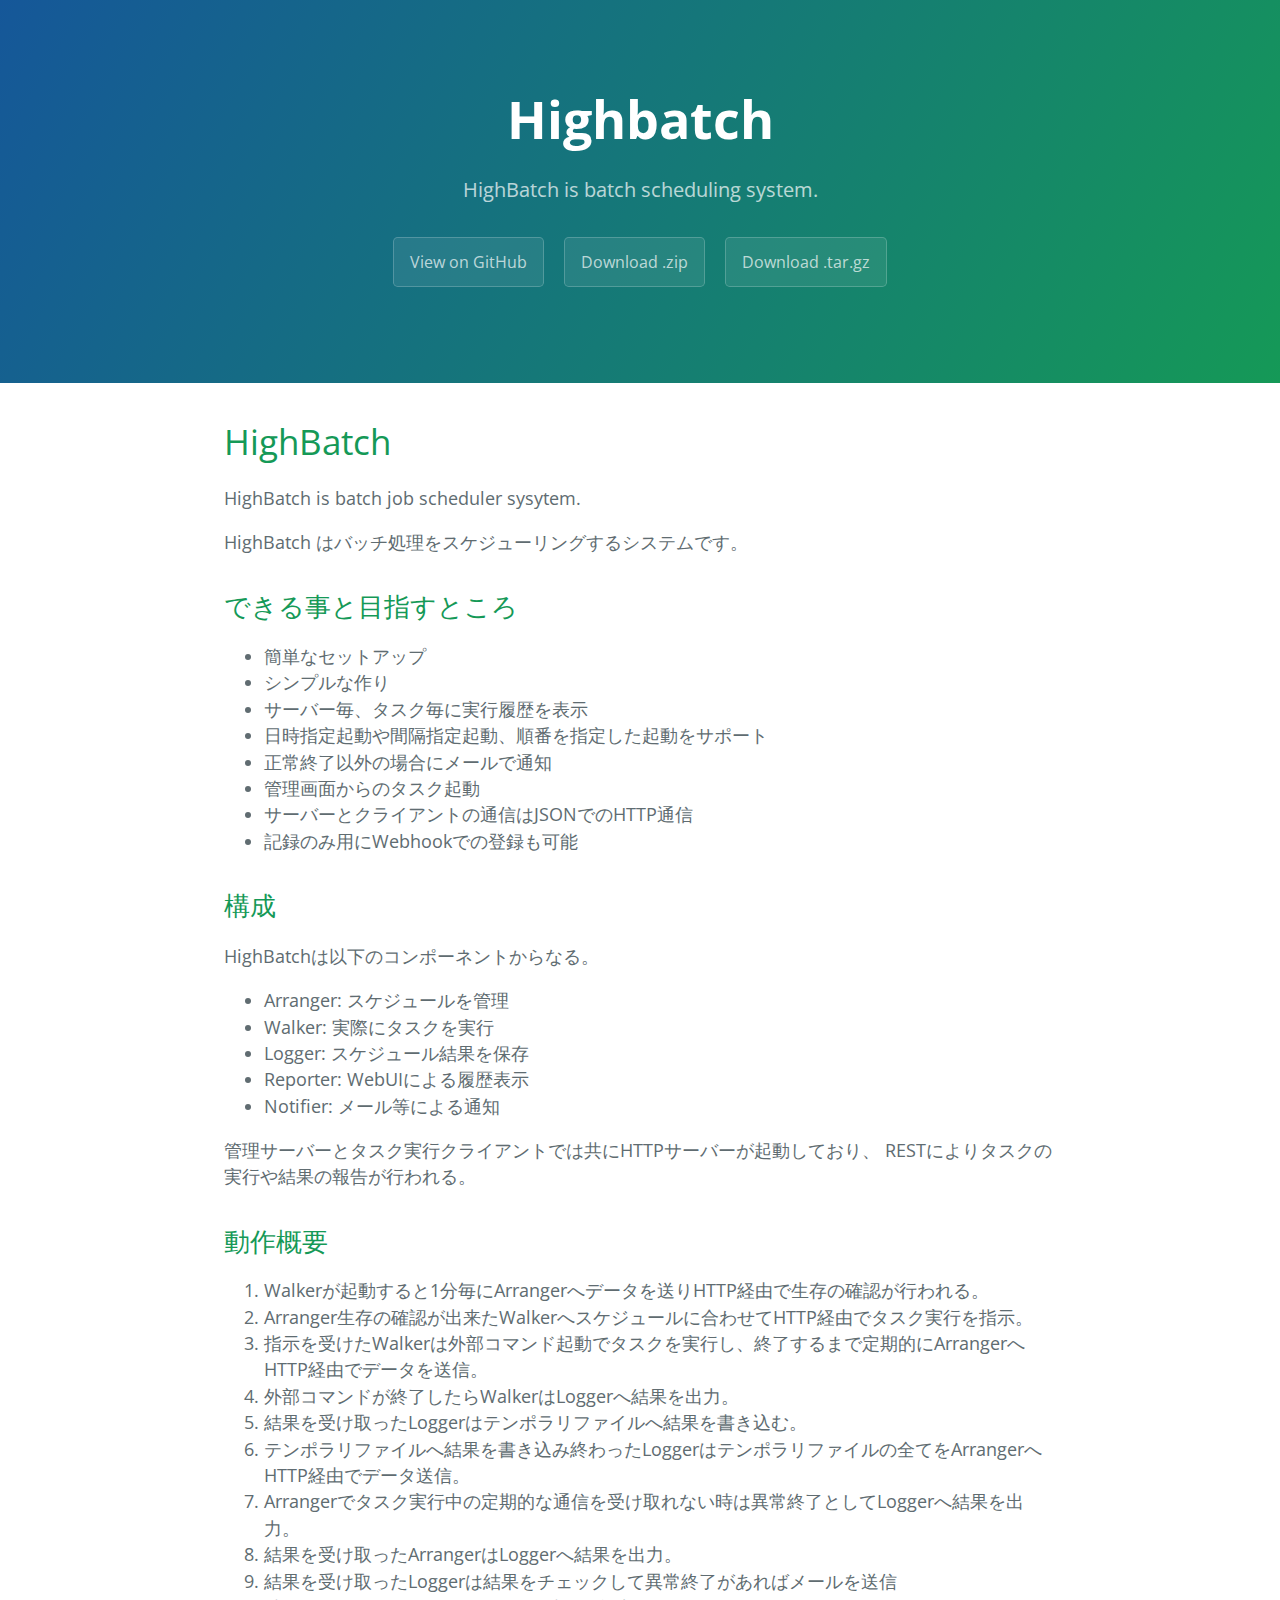
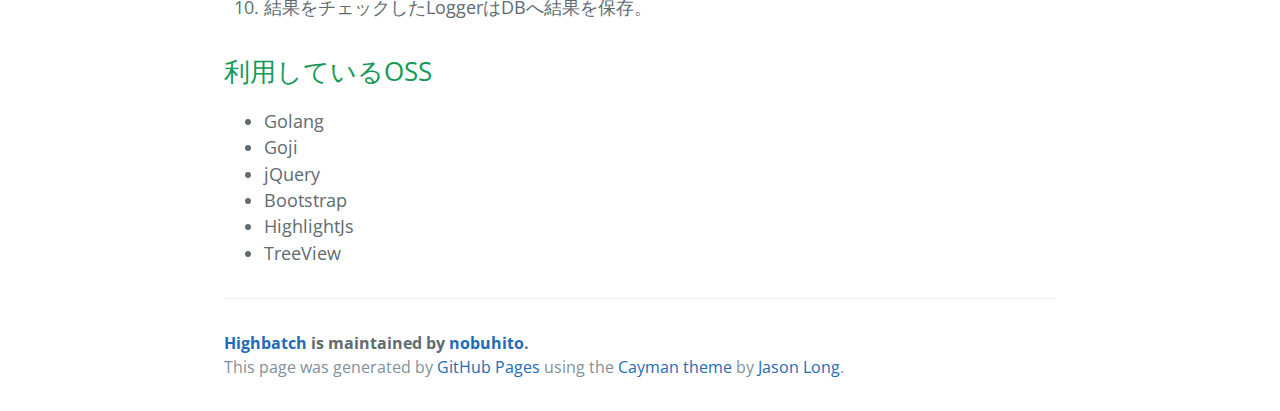
<file: index.html>
<!DOCTYPE html>
<html lang="en-us">
  <head>
    <meta charset="UTF-8">
    <title>Highbatch by nobuhito</title>
    <meta name="viewport" content="width=device-width, initial-scale=1">
    <link rel="stylesheet" type="text/css" href="stylesheets/normalize.css" media="screen">
    <link href='http://fonts.googleapis.com/css?family=Open+Sans:400,700' rel='stylesheet' type='text/css'>
    <link rel="stylesheet" type="text/css" href="stylesheets/stylesheet.css" media="screen">
    <link rel="stylesheet" type="text/css" href="stylesheets/github-light.css" media="screen">
  </head>
  <body>
    <section class="page-header">
      <h1 class="project-name">Highbatch</h1>
      <h2 class="project-tagline">HighBatch is batch scheduling system.</h2>
      <a href="https://github.com/nobuhito/HighBatch" class="btn">View on GitHub</a>
      <a href="https://github.com/nobuhito/HighBatch/zipball/master" class="btn">Download .zip</a>
      <a href="https://github.com/nobuhito/HighBatch/tarball/master" class="btn">Download .tar.gz</a>
    </section>

    <section class="main-content">
      <h1>
<a id="highbatch" class="anchor" href="#highbatch" aria-hidden="true"><span class="octicon octicon-link"></span></a>HighBatch</h1>

<p>HighBatch is batch job scheduler sysytem.</p>

<p>HighBatch はバッチ処理をスケジューリングするシステムです。</p>

<h2>
<a id="できる事と目指すところ" class="anchor" href="#%E3%81%A7%E3%81%8D%E3%82%8B%E4%BA%8B%E3%81%A8%E7%9B%AE%E6%8C%87%E3%81%99%E3%81%A8%E3%81%93%E3%82%8D" aria-hidden="true"><span class="octicon octicon-link"></span></a>できる事と目指すところ</h2>

<ul>
<li>簡単なセットアップ</li>
<li>シンプルな作り</li>
<li>サーバー毎、タスク毎に実行履歴を表示</li>
<li>日時指定起動や間隔指定起動、順番を指定した起動をサポート</li>
<li>正常終了以外の場合にメールで通知</li>
<li>管理画面からのタスク起動</li>
<li>サーバーとクライアントの通信はJSONでのHTTP通信</li>
<li>記録のみ用にWebhookでの登録も可能</li>
</ul>

<h2>
<a id="構成" class="anchor" href="#%E6%A7%8B%E6%88%90" aria-hidden="true"><span class="octicon octicon-link"></span></a>構成</h2>

<p>HighBatchは以下のコンポーネントからなる。</p>

<ul>
<li>Arranger: スケジュールを管理</li>
<li>Walker: 実際にタスクを実行</li>
<li>Logger: スケジュール結果を保存</li>
<li>Reporter: WebUIによる履歴表示</li>
<li>Notifier: メール等による通知</li>
</ul>

<p>管理サーバーとタスク実行クライアントでは共にHTTPサーバーが起動しており、
RESTによりタスクの実行や結果の報告が行われる。</p>

<h2>
<a id="動作概要" class="anchor" href="#%E5%8B%95%E4%BD%9C%E6%A6%82%E8%A6%81" aria-hidden="true"><span class="octicon octicon-link"></span></a>動作概要</h2>

<ol>
<li>Walkerが起動すると1分毎にArrangerへデータを送りHTTP経由で生存の確認が行われる。</li>
<li>Arranger生存の確認が出来たWalkerへスケジュールに合わせてHTTP経由でタスク実行を指示。</li>
<li>指示を受けたWalkerは外部コマンド起動でタスクを実行し、終了するまで定期的にArrangerへHTTP経由でデータを送信。</li>
<li>外部コマンドが終了したらWalkerはLoggerへ結果を出力。</li>
<li>結果を受け取ったLoggerはテンポラリファイルへ結果を書き込む。</li>
<li>テンポラリファイルへ結果を書き込み終わったLoggerはテンポラリファイルの全てをArrangerへHTTP経由でデータ送信。</li>
<li>Arrangerでタスク実行中の定期的な通信を受け取れない時は異常終了としてLoggerへ結果を出力。</li>
<li>結果を受け取ったArrangerはLoggerへ結果を出力。</li>
<li>結果を受け取ったLoggerは結果をチェックして異常終了があればメールを送信</li>
<li>結果をチェックしたLoggerはDBへ結果を保存。</li>
</ol>

<h2>
<a id="利用しているoss" class="anchor" href="#%E5%88%A9%E7%94%A8%E3%81%97%E3%81%A6%E3%81%84%E3%82%8Boss" aria-hidden="true"><span class="octicon octicon-link"></span></a>利用しているOSS</h2>

<ul>
<li>Golang</li>
<li>Goji</li>
<li>jQuery</li>
<li>Bootstrap</li>
<li>HighlightJs</li>
<li>TreeView</li>
</ul>

      <footer class="site-footer">
        <span class="site-footer-owner"><a href="https://github.com/nobuhito/HighBatch">Highbatch</a> is maintained by <a href="https://github.com/nobuhito">nobuhito</a>.</span>

        <span class="site-footer-credits">This page was generated by <a href="https://pages.github.com">GitHub Pages</a> using the <a href="https://github.com/jasonlong/cayman-theme">Cayman theme</a> by <a href="https://twitter.com/jasonlong">Jason Long</a>.</span>
      </footer>

    </section>

  
  </body>
</html>
</file>
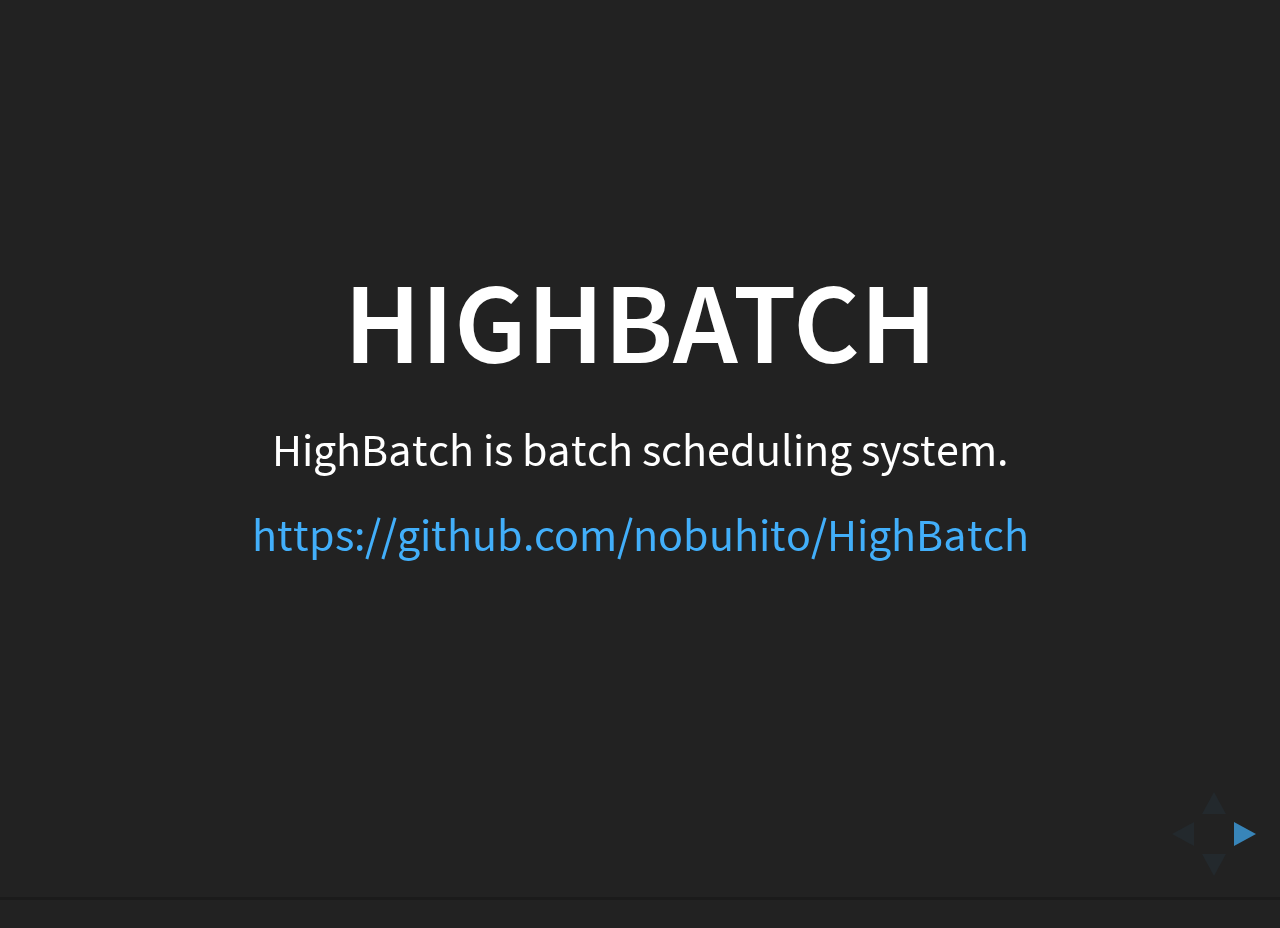
<file: public/doc/intro/index.html>
<!doctype html>
<html lang="en">

	  <head>
		    <meta charset="utf-8">

		    <title>reveal.js - The HTML Presentation Framework</title>

		    <meta name="description" content="A framework for easily creating beautiful presentations using HTML">
		    <meta name="author" content="Hakim El Hattab">

		    <meta name="apple-mobile-web-app-capable" content="yes" />
		    <meta name="apple-mobile-web-app-status-bar-style" content="black-translucent" />

		    <meta name="viewport" content="width=device-width, initial-scale=1.0, maximum-scale=1.0, user-scalable=no, minimal-ui">

		    <link rel="stylesheet" href="css/reveal.css">
		    <link rel="stylesheet" href="css/theme/black.css" id="theme">

		    <!-- Code syntax highlighting -->
		    <link rel="stylesheet" href="lib/css/zenburn.css">

		    <!-- Printing and PDF exports -->
		    <script>
			   var link = document.createElement( 'link' );
			   link.rel = 'stylesheet';
			   link.type = 'text/css';
			   link.href = window.location.search.match( /print-pdf/gi ) ? 'css/print/pdf.css' : 'css/print/paper.css';
			   document.getElementsByTagName( 'head' )[0].appendChild( link );
		    </script>

		    <!--[if lt IE 9]>
		    <script src="lib/js/html5shiv.js"></script>
		    <![endif]-->
	  </head>

	  <body>

		    <div class="reveal">

			      <!-- Any section element inside of this container is displayed as a slide -->
			      <div class="slides">
                <section data-markdown="./highbatch.md" data-separator="\n---\n$" ata-vertical="\n--\n">
                    <script type="text/template">
                        # HighBatch
                        HighBatch is batch scheduling system.
                        ---
                    </script>
                </section>
			      </div>

		    </div>

		    <script src="lib/js/head.min.js"></script>
		    <script src="js/reveal.js"></script>

		    <script>

			   // Full list of configuration options available at:
			          // https://github.com/hakimel/reveal.js#configuration
			   Reveal.initialize({
				     controls: true,
				     progress: true,
				     history: true,
				     center: true,
				     margin: 0.05,

				     transition: 'slide', // none/fade/slide/convex/concave/zoom

				     // Optional reveal.js plugins
				     dependencies: [
					       { src: 'lib/js/classList.js', condition: function() { return !document.body.classList; } },
					       { src: 'plugin/markdown/marked.js', condition: function() { return !!document.querySelector( '[data-markdown]' ); } },
					       { src: 'plugin/markdown/markdown.js', condition: function() { return !!document.querySelector( '[data-markdown]' ); } },
					       { src: 'plugin/highlight/highlight.js', async: true, condition: function() { return !!document.querySelector( 'pre code' ); }, callback: function() { hljs.initHighlightingOnLoad(); } },
					       { src: 'plugin/zoom-js/zoom.js', async: true },
					       { src: 'plugin/notes/notes.js', async: true }
				     ]
			   });

		    </script>

	  </body>
</html>
</file>
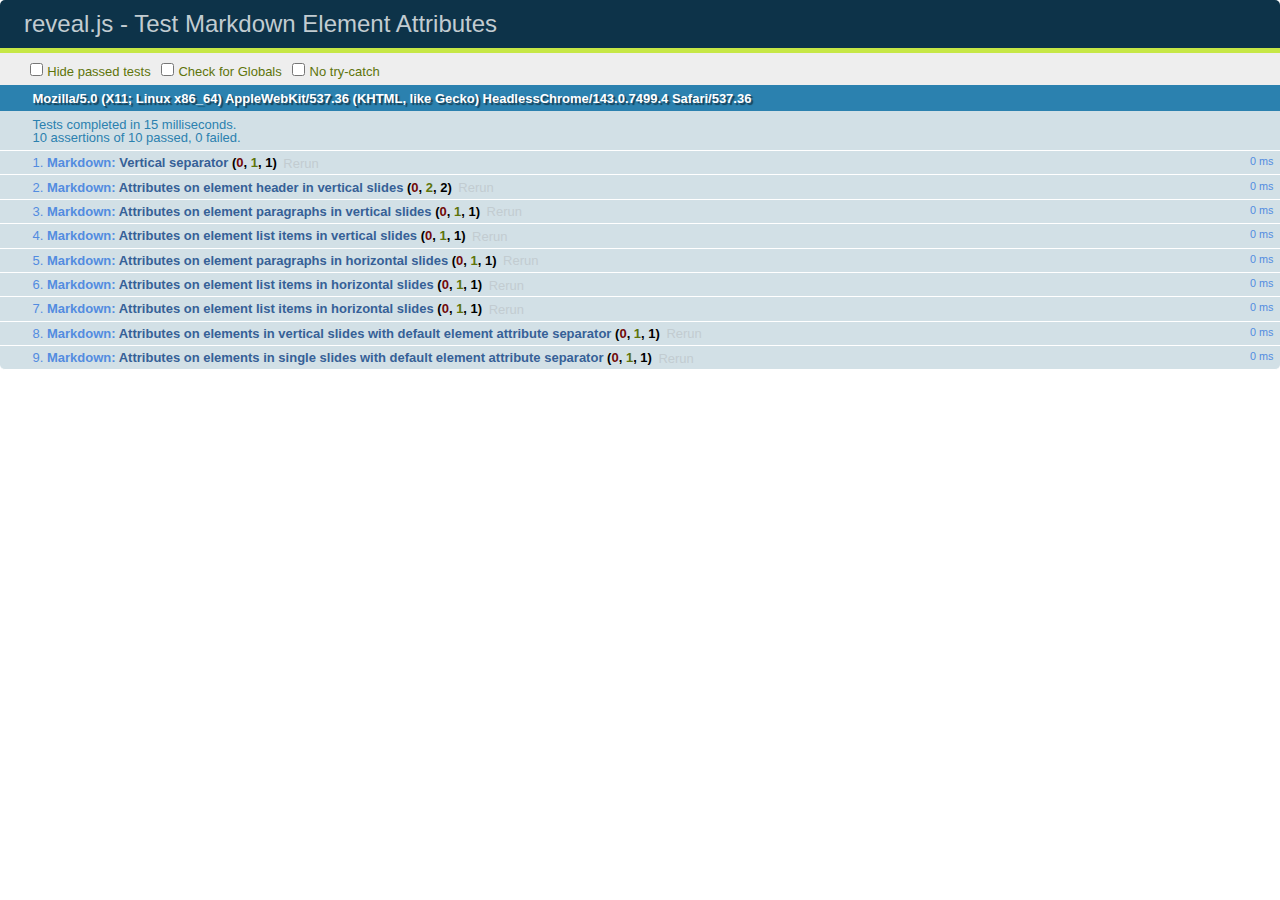
<file: public/doc/intro/test/test-markdown-element-attributes.html>
<!doctype html>
<html lang="en">

	<head>
		<meta charset="utf-8">

		<title>reveal.js - Test Markdown Element Attributes</title>

		<link rel="stylesheet" href="../css/reveal.css">
		<link rel="stylesheet" href="qunit-1.12.0.css">
	</head>

	<body style="overflow: auto;">

		<div id="qunit"></div>
		<div id="qunit-fixture"></div>

		<div class="reveal" style="display: none;">

			<div class="slides">

				<!-- <section data-markdown="example.md" data-separator="^\n\n\n" data-separator-vertical="^\n\n"></section> -->

				<!-- Slides are separated by newline + three dashes + newline, vertical slides identical but two dashes -->
				<section data-markdown data-separator="^\n---\n$" data-separator-vertical="^\n--\n$" data-element-attributes="{_\s*?([^}]+?)}">>
					<script type="text/template">
						## Slide 1.1
						<!-- {_class="fragment fade-out" data-fragment-index="1"} -->

						--

						## Slide 1.2
						<!-- {_class="fragment shrink"} -->

						Paragraph 1
						<!-- {_class="fragment grow"} -->

						Paragraph 2
						<!-- {_class="fragment grow"} -->

						- list item 1 <!-- {_class="fragment roll-in"} -->
						- list item 2 <!-- {_class="fragment roll-in"} -->
						- list item 3 <!-- {_class="fragment roll-in"} -->


						---

						## Slide 2


						Paragraph 1.2  
						multi-line <!-- {_class="fragment highlight-red"} -->

						Paragraph 2.2 <!-- {_class="fragment highlight-red"} -->

						Paragraph 2.3 <!-- {_class="fragment highlight-red"} -->

						Paragraph 2.4 <!-- {_class="fragment highlight-red"} -->

						- list item 1 <!-- {_class="fragment highlight-green"} -->
						- list item 2<!-- {_class="fragment highlight-green"} -->
						- list item 3<!-- {_class="fragment highlight-green"} -->
						- list item 4
						<!-- {_class="fragment highlight-green"} -->
						- list item 5<!-- {_class="fragment highlight-green"} -->

						Test

						![Example Picture](examples/assets/image2.png)
						<!-- {_class="reveal stretch"} -->

					</script>
				</section>



				<section 	data-markdown data-separator="^\n\n\n"
									data-separator-vertical="^\n\n"
									data-separator-notes="^Note:"
									data-charset="utf-8">
					<script type="text/template">
						# Test attributes in Markdown with default separator
						## Slide 1 Def <!-- .element: class="fragment highlight-red" data-fragment-index="1" -->


						## Slide 2 Def
						<!-- .element: class="fragment highlight-red" -->

					</script>
				</section>

				<section data-markdown>
				  <script type="text/template">
					## Hello world
					A paragraph
					<!-- .element: class="fragment highlight-blue" -->
				  </script>
				</section>

				<section data-markdown>
				  <script type="text/template">
					## Hello world

					Multiple  
					Line
					<!-- .element: class="fragment highlight-blue" -->
				  </script>
				</section>

				<section data-markdown>
				  <script type="text/template">
					## Hello world

					Test<!-- .element: class="fragment highlight-blue" -->

					More Test
				  </script>
				</section>


			</div>

		</div>

		<script src="../lib/js/head.min.js"></script>
		<script src="../js/reveal.js"></script>
		<script src="../plugin/markdown/marked.js"></script>
		<script src="../plugin/markdown/markdown.js"></script>
		<script src="qunit-1.12.0.js"></script>

		<script src="test-markdown-element-attributes.js"></script>

	</body>
</html>
</file>
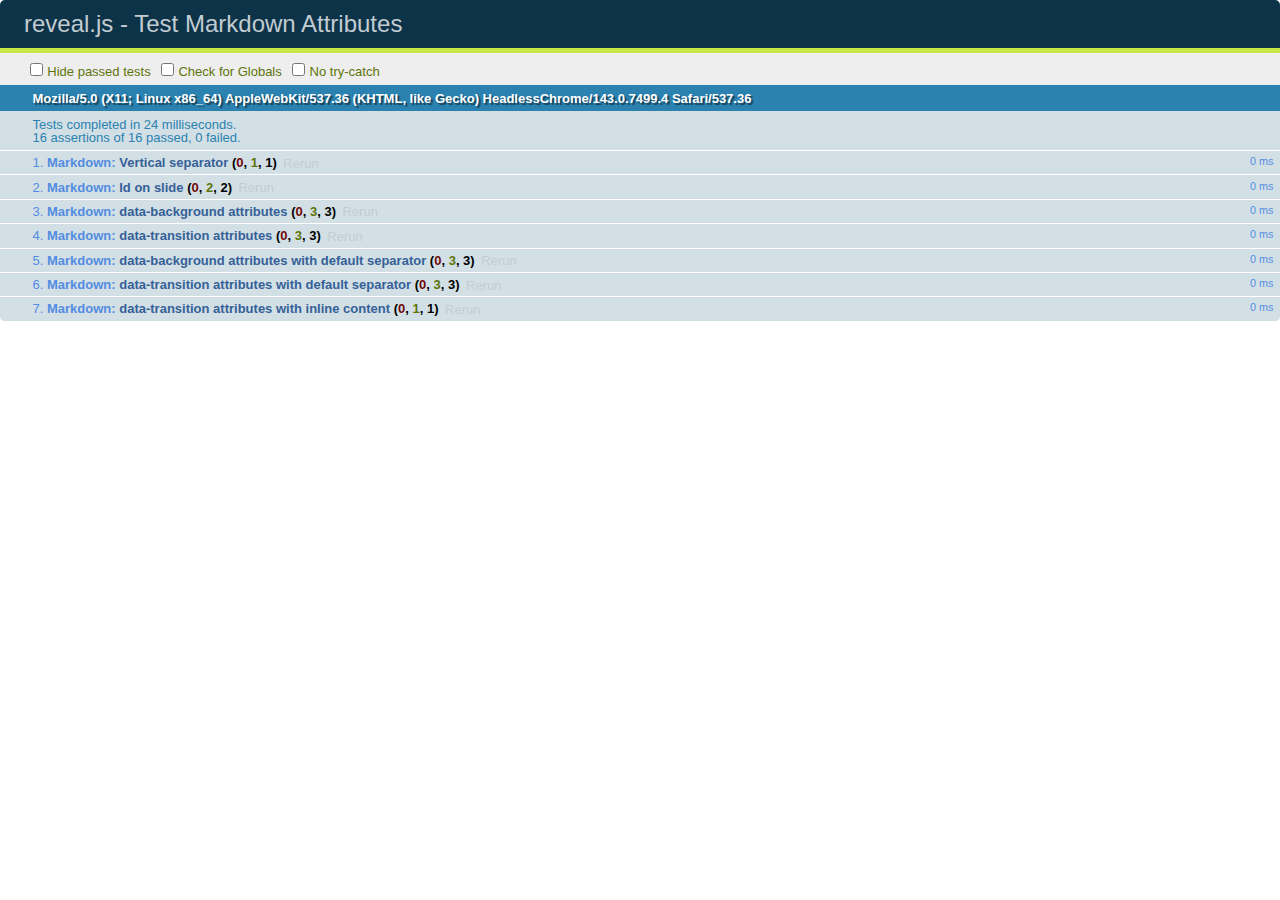
<file: public/doc/intro/test/test-markdown-slide-attributes.html>
<!doctype html>
<html lang="en">

	<head>
		<meta charset="utf-8">

		<title>reveal.js - Test Markdown Attributes</title>

		<link rel="stylesheet" href="../css/reveal.css">
		<link rel="stylesheet" href="qunit-1.12.0.css">
	</head>

	<body style="overflow: auto;">

		<div id="qunit"></div>
		<div id="qunit-fixture"></div>

		<div class="reveal" style="display: none;">

			<div class="slides">

				<!-- <section data-markdown="example.md" data-separator="^\n\n\n" data-separator-vertical="^\n\n"></section> -->

				<!-- Slides are separated by three lines, vertical slides by two lines, attributes are one any line starting with (spaces and) two dashes -->
				<section 	data-markdown data-separator="^\n\n\n"
									data-separator-vertical="^\n\n"
									data-separator-notes="^Note:"
									data-attributes="--\s(.*?)$"
									data-charset="utf-8">
					<script type="text/template">
						# Test attributes in Markdown
						## Slide 1



						## Slide 2
						<!-- -- id="slide2" data-transition="zoom" data-background="#A0C66B" -->


						## Slide 2.1
						<!-- -- data-background="#ff0000" data-transition="fade" -->


						## Slide 2.2
						[Link to Slide2](#/slide2)



						## Slide 3
						<!-- -- data-transition="zoom" data-background="#C6916B" -->



						## Slide 4
					</script>
				</section>

				<section 	data-markdown data-separator="^\n\n\n"
									data-separator-vertical="^\n\n"
									data-separator-notes="^Note:"
									data-charset="utf-8">
					<script type="text/template">
						# Test attributes in Markdown with default separator
						## Slide 1 Def



						## Slide 2 Def
						<!-- .slide: id="slide2def" data-transition="concave" data-background="#A7C66B" -->


						## Slide 2.1 Def
						<!-- .slide: data-background="#f70000" data-transition="page" -->


						## Slide 2.2 Def
						[Link to Slide2](#/slide2def)



						## Slide 3 Def
						<!-- .slide: data-transition="concave" data-background="#C7916B" -->



						## Slide 4
					</script>
				</section>

				<section data-markdown>
					<script type="text/template">
						<!-- .slide: data-background="#ff0000" -->
						## Hello world
					</script>
				</section>

				<section data-markdown>
					<script type="text/template">
						## Hello world
						<!-- .slide: data-background="#ff0000" -->
					</script>
				</section>

				<section data-markdown>
					<script type="text/template">
						## Hello world

						Test
						<!-- .slide: data-background="#ff0000" -->

						More Test
					</script>
				</section>

			</div>

		</div>

		<script src="../lib/js/head.min.js"></script>
		<script src="../js/reveal.js"></script>
		<script src="../plugin/markdown/marked.js"></script>
		<script src="../plugin/markdown/markdown.js"></script>
		<script src="qunit-1.12.0.js"></script>

		<script src="test-markdown-slide-attributes.js"></script>

	</body>
</html>
</file>
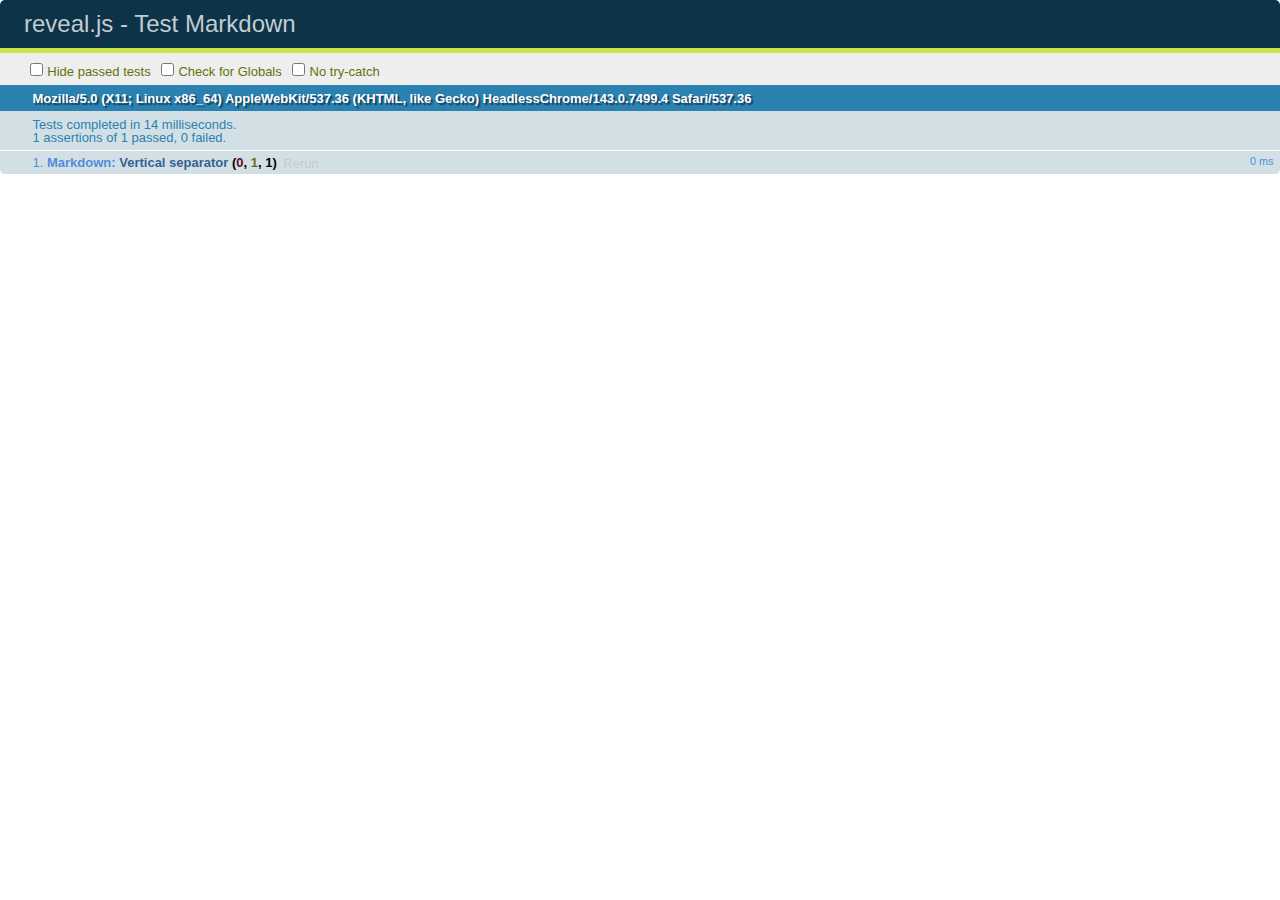
<file: public/doc/intro/test/test-markdown.html>
<!doctype html>
<html lang="en">

	<head>
		<meta charset="utf-8">

		<title>reveal.js - Test Markdown</title>

		<link rel="stylesheet" href="../css/reveal.css">
		<link rel="stylesheet" href="qunit-1.12.0.css">
	</head>

	<body style="overflow: auto;">

		<div id="qunit"></div>
  		<div id="qunit-fixture"></div>

		<div class="reveal" style="display: none;">

			<div class="slides">

				<!-- <section data-markdown="example.md" data-separator="^\n\n\n" data-separator-vertical="^\n\n"></section> -->

				<!-- Slides are separated by newline + three dashes + newline, vertical slides identical but two dashes -->
				<section data-markdown data-separator="^\n---\n$" data-separator-vertical="^\n--\n$">
					<script type="text/template">
						## Slide 1.1

						--

						## Slide 1.2

						---

						## Slide 2
					</script>
				</section>

			</div>

		</div>

		<script src="../lib/js/head.min.js"></script>
		<script src="../js/reveal.js"></script>
		<script src="../plugin/markdown/marked.js"></script>
		<script src="../plugin/markdown/markdown.js"></script>
		<script src="qunit-1.12.0.js"></script>

		<script src="test-markdown.js"></script>

	</body>
</html>
</file>
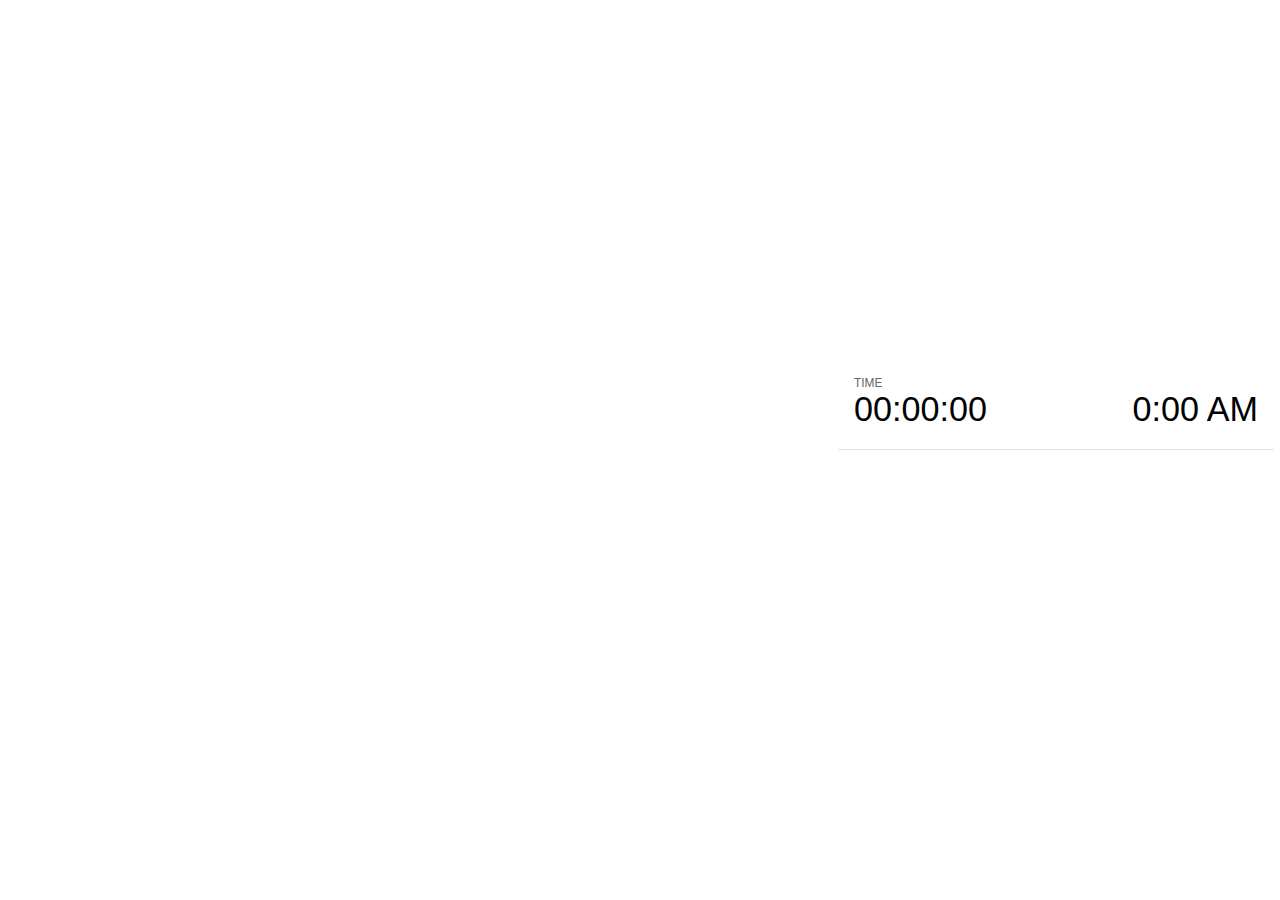
<file: public/doc/intro/plugin/notes/notes.html>
<!doctype html>
<html lang="en">
	<head>
		<meta charset="utf-8">

		<title>reveal.js - Slide Notes</title>

		<style>
			body {
				font-family: Helvetica;
			}

			#current-slide,
			#upcoming-slide,
			#speaker-controls {
				padding: 6px;
				box-sizing: border-box;
				-moz-box-sizing: border-box;
			}

			#current-slide iframe,
			#upcoming-slide iframe {
				width: 100%;
				height: 100%;
				border: 1px solid #ddd;
			}

			#current-slide .label,
			#upcoming-slide .label {
				position: absolute;
				top: 10px;
				left: 10px;
				font-weight: bold;
				font-size: 14px;
				z-index: 2;
				color: rgba( 255, 255, 255, 0.9 );
			}

			#current-slide {
				position: absolute;
				width: 65%;
				height: 100%;
				top: 0;
				left: 0;
				padding-right: 0;
			}

			#upcoming-slide {
				position: absolute;
				width: 35%;
				height: 40%;
				right: 0;
				top: 0;
			}

			#speaker-controls {
				position: absolute;
				top: 40%;
				right: 0;
				width: 35%;
				height: 60%;
				overflow: auto;

				font-size: 18px;
			}

				.speaker-controls-time.hidden,
				.speaker-controls-notes.hidden {
					display: none;
				}

				.speaker-controls-time .label,
				.speaker-controls-notes .label {
					text-transform: uppercase;
					font-weight: normal;
					font-size: 0.66em;
					color: #666;
					margin: 0;
				}

				.speaker-controls-time {
					border-bottom: 1px solid rgba( 200, 200, 200, 0.5 );
					margin-bottom: 10px;
					padding: 10px 16px;
					padding-bottom: 20px;
					cursor: pointer;
				}

				.speaker-controls-time .reset-button {
					opacity: 0;
					float: right;
					color: #666;
					text-decoration: none;
				}
				.speaker-controls-time:hover .reset-button {
					opacity: 1;
				}

				.speaker-controls-time .timer,
				.speaker-controls-time .clock {
					width: 50%;
					font-size: 1.9em;
				}

				.speaker-controls-time .timer {
					float: left;
				}

				.speaker-controls-time .clock {
					float: right;
					text-align: right;
				}

				.speaker-controls-time span.mute {
					color: #bbb;
				}

				.speaker-controls-notes {
					padding: 10px 16px;
				}

				.speaker-controls-notes .value {
					margin-top: 5px;
					line-height: 1.4;
					font-size: 1.2em;
				}

			.clear {
				clear: both;
			}

			@media screen and (max-width: 1080px) {
				#speaker-controls {
					font-size: 16px;
				}
			}

			@media screen and (max-width: 900px) {
				#speaker-controls {
					font-size: 14px;
				}
			}

			@media screen and (max-width: 800px) {
				#speaker-controls {
					font-size: 12px;
				}
			}

		</style>
	</head>

	<body>

		<div id="current-slide"></div>
		<div id="upcoming-slide"><span class="label">UPCOMING:</span></div>
		<div id="speaker-controls">
			<div class="speaker-controls-time">
				<h4 class="label">Time <span class="reset-button">Click to Reset</span></h4>
				<div class="clock">
					<span class="clock-value">0:00 AM</span>
				</div>
				<div class="timer">
					<span class="hours-value">00</span><span class="minutes-value">:00</span><span class="seconds-value">:00</span>
				</div>
				<div class="clear"></div>
			</div>

			<div class="speaker-controls-notes hidden">
				<h4 class="label">Notes</h4>
				<div class="value"></div>
			</div>
		</div>

		<script src="../../plugin/markdown/marked.js"></script>
		<script>

			(function() {

				var notes,
					notesValue,
					currentState,
					currentSlide,
					upcomingSlide,
					connected = false;

				window.addEventListener( 'message', function( event ) {

					var data = JSON.parse( event.data );

					// Messages sent by the notes plugin inside of the main window
					if( data && data.namespace === 'reveal-notes' ) {
						if( data.type === 'connect' ) {
							handleConnectMessage( data );
						}
						else if( data.type === 'state' ) {
							handleStateMessage( data );
						}
					}
					// Messages sent by the reveal.js inside of the current slide preview
					else if( data && data.namespace === 'reveal' ) {
						if( /ready/.test( data.eventName ) ) {
							// Send a message back to notify that the handshake is complete
							window.opener.postMessage( JSON.stringify({ namespace: 'reveal-notes', type: 'connected'} ), '*' );
						}
						else if( /slidechanged|fragmentshown|fragmenthidden|overviewshown|overviewhidden|paused|resumed/.test( data.eventName ) && currentState !== JSON.stringify( data.state ) ) {
							window.opener.postMessage( JSON.stringify({ method: 'setState', args: [ data.state ]} ), '*' );
						}
					}

				} );

				/**
				 * Called when the main window is trying to establish a
				 * connection.
				 */
				function handleConnectMessage( data ) {

					if( connected === false ) {
						connected = true;

						setupIframes( data );
						setupKeyboard();
						setupNotes();
						setupTimer();
					}

				}

				/**
				 * Called when the main window sends an updated state.
				 */
				function handleStateMessage( data ) {

					// Store the most recently set state to avoid circular loops
					// applying the same state
					currentState = JSON.stringify( data.state );

					// No need for updating the notes in case of fragment changes
					if ( data.notes ) {
						notes.classList.remove( 'hidden' );
						if( data.markdown ) {
							notesValue.innerHTML = marked( data.notes );
						}
						else {
							notesValue.innerHTML = data.notes;
						}
					}
					else {
						notes.classList.add( 'hidden' );
					}

					// Update the note slides
					currentSlide.contentWindow.postMessage( JSON.stringify({ method: 'setState', args: [ data.state ] }), '*' );
					upcomingSlide.contentWindow.postMessage( JSON.stringify({ method: 'setState', args: [ data.state ] }), '*' );
					upcomingSlide.contentWindow.postMessage( JSON.stringify({ method: 'next' }), '*' );

				}

				// Limit to max one state update per X ms
				handleStateMessage = debounce( handleStateMessage, 200 );

				/**
				 * Forward keyboard events to the current slide window.
				 * This enables keyboard events to work even if focus
				 * isn't set on the current slide iframe.
				 */
				function setupKeyboard() {

					document.addEventListener( 'keydown', function( event ) {
						currentSlide.contentWindow.postMessage( JSON.stringify({ method: 'triggerKey', args: [ event.keyCode ] }), '*' );
					} );

				}

				/**
				 * Creates the preview iframes.
				 */
				function setupIframes( data ) {

					var params = [
						'receiver',
						'progress=false',
						'history=false',
						'transition=none',
						'autoSlide=0',
						'backgroundTransition=none'
					].join( '&' );

					var hash = '#/' + data.state.indexh + '/' + data.state.indexv;
					var currentURL = data.url + '?' + params + '&postMessageEvents=true' + hash;
					var upcomingURL = data.url + '?' + params + '&controls=false' + hash;

					currentSlide = document.createElement( 'iframe' );
					currentSlide.setAttribute( 'width', 1280 );
					currentSlide.setAttribute( 'height', 1024 );
					currentSlide.setAttribute( 'src', currentURL );
					document.querySelector( '#current-slide' ).appendChild( currentSlide );

					upcomingSlide = document.createElement( 'iframe' );
					upcomingSlide.setAttribute( 'width', 640 );
					upcomingSlide.setAttribute( 'height', 512 );
					upcomingSlide.setAttribute( 'src', upcomingURL );
					document.querySelector( '#upcoming-slide' ).appendChild( upcomingSlide );

				}

				/**
				 * Setup the notes UI.
				 */
				function setupNotes() {

					notes = document.querySelector( '.speaker-controls-notes' );
					notesValue = document.querySelector( '.speaker-controls-notes .value' );

				}

				/**
				 * Create the timer and clock and start updating them
				 * at an interval.
				 */
				function setupTimer() {

					var start = new Date(),
						timeEl = document.querySelector( '.speaker-controls-time' ),
						clockEl = timeEl.querySelector( '.clock-value' ),
						hoursEl = timeEl.querySelector( '.hours-value' ),
						minutesEl = timeEl.querySelector( '.minutes-value' ),
						secondsEl = timeEl.querySelector( '.seconds-value' );

					function _updateTimer() {

						var diff, hours, minutes, seconds,
							now = new Date();

						diff = now.getTime() - start.getTime();
						hours = Math.floor( diff / ( 1000 * 60 * 60 ) );
						minutes = Math.floor( ( diff / ( 1000 * 60 ) ) % 60 );
						seconds = Math.floor( ( diff / 1000 ) % 60 );

						clockEl.innerHTML = now.toLocaleTimeString( 'en-US', { hour12: true, hour: '2-digit', minute:'2-digit' } );
						hoursEl.innerHTML = zeroPadInteger( hours );
						hoursEl.className = hours > 0 ? '' : 'mute';
						minutesEl.innerHTML = ':' + zeroPadInteger( minutes );
						minutesEl.className = minutes > 0 ? '' : 'mute';
						secondsEl.innerHTML = ':' + zeroPadInteger( seconds );

					}

					// Update once directly
					_updateTimer();

					// Then update every second
					setInterval( _updateTimer, 1000 );

					timeEl.addEventListener( 'click', function() {
						start = new Date();
						_updateTimer();
						return false;
					} );

				}

				function zeroPadInteger( num ) {

					var str = '00' + parseInt( num );
					return str.substring( str.length - 2 );

				}

				/**
				 * Limits the frequency at which a function can be called.
				 */
				function debounce( fn, ms ) {

					var lastTime = 0,
						timeout;

					return function() {

						var args = arguments;
						var context = this;

						clearTimeout( timeout );

						var timeSinceLastCall = Date.now() - lastTime;
						if( timeSinceLastCall > ms ) {
							fn.apply( context, args );
							lastTime = Date.now();
						}
						else {
							timeout = setTimeout( function() {
								fn.apply( context, args );
								lastTime = Date.now();
							}, ms - timeSinceLastCall );
						}

					}

				}

			})();

		</script>
	</body>
</html>
</file>
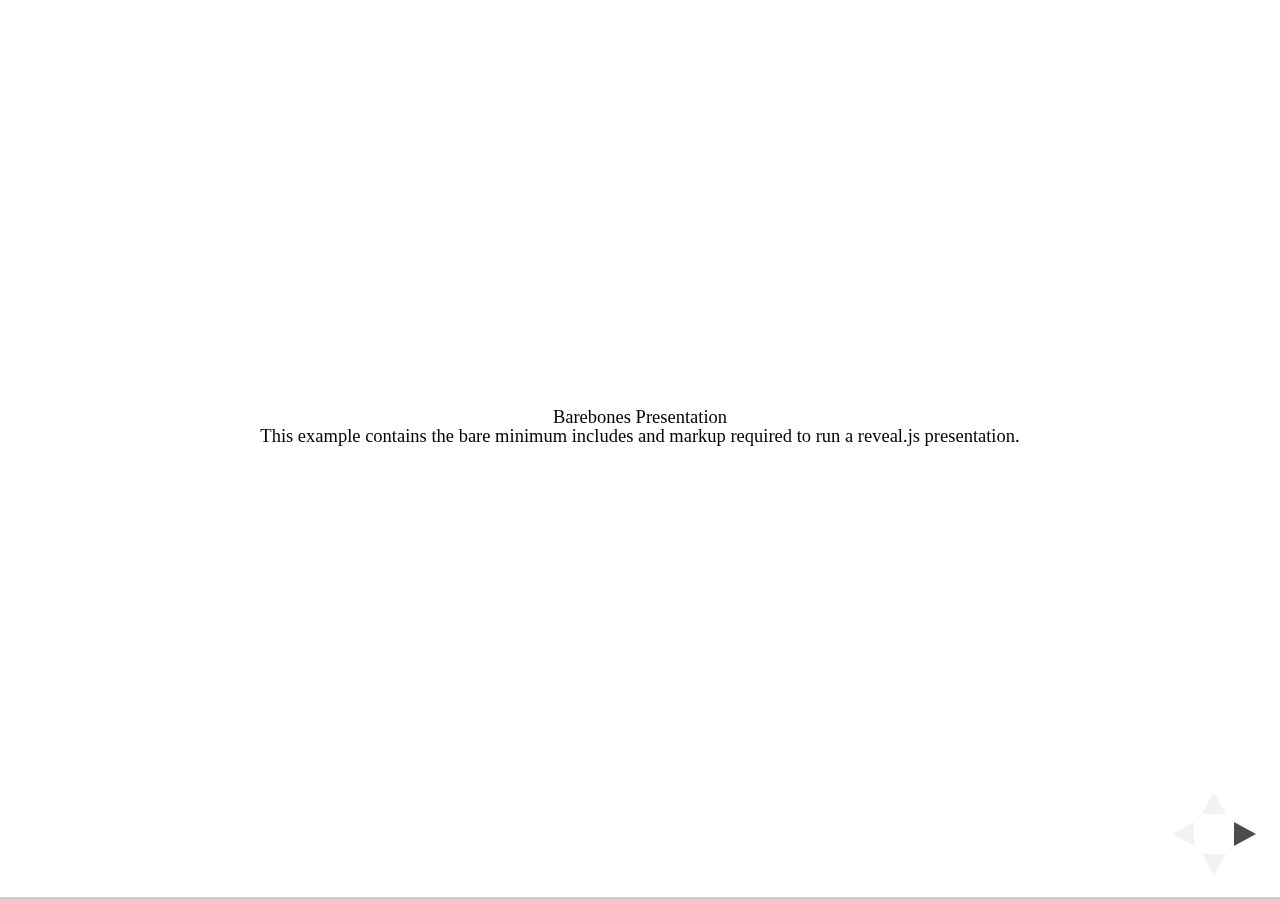
<file: public/doc/intro/test/examples/barebones.html>
<!doctype html>
<html lang="en">

	<head>
		<meta charset="utf-8">

		<title>reveal.js - Barebones</title>

		<link rel="stylesheet" href="../../css/reveal.css">
	</head>

	<body>

		<div class="reveal">

			<div class="slides">

				<section>
					<h2>Barebones Presentation</h2>
					<p>This example contains the bare minimum includes and markup required to run a reveal.js presentation.</p>
				</section>

				<section>
					<h2>No Theme</h2>
					<p>There's no theme included, so it will fall back on browser defaults.</p>
				</section>

			</div>

		</div>

		<script src="../../js/reveal.js"></script>

		<script>

			Reveal.initialize();

		</script>

	</body>
</html>
</file>
<file: stylesheets/stylesheet.css>
* {
  box-sizing: border-box; }

body {
  padding: 0;
  margin: 0;
  font-family: "Open Sans", "Helvetica Neue", Helvetica, Arial, sans-serif;
  font-size: 16px;
  line-height: 1.5;
  color: #606c71; }

a {
  color: #1e6bb8;
  text-decoration: none; }
  a:hover {
    text-decoration: underline; }

.btn {
  display: inline-block;
  margin-bottom: 1rem;
  color: rgba(255, 255, 255, 0.7);
  background-color: rgba(255, 255, 255, 0.08);
  border-color: rgba(255, 255, 255, 0.2);
  border-style: solid;
  border-width: 1px;
  border-radius: 0.3rem;
  transition: color 0.2s, background-color 0.2s, border-color 0.2s; }
  .btn + .btn {
    margin-left: 1rem; }

.btn:hover {
  color: rgba(255, 255, 255, 0.8);
  text-decoration: none;
  background-color: rgba(255, 255, 255, 0.2);
  border-color: rgba(255, 255, 255, 0.3); }

@media screen and (min-width: 64em) {
  .btn {
    padding: 0.75rem 1rem; } }

@media screen and (min-width: 42em) and (max-width: 64em) {
  .btn {
    padding: 0.6rem 0.9rem;
    font-size: 0.9rem; } }

@media screen and (max-width: 42em) {
  .btn {
    display: block;
    width: 100%;
    padding: 0.75rem;
    font-size: 0.9rem; }
    .btn + .btn {
      margin-top: 1rem;
      margin-left: 0; } }

.page-header {
  color: #fff;
  text-align: center;
  background-color: #159957;
  background-image: linear-gradient(120deg, #155799, #159957); }

@media screen and (min-width: 64em) {
  .page-header {
    padding: 5rem 6rem; } }

@media screen and (min-width: 42em) and (max-width: 64em) {
  .page-header {
    padding: 3rem 4rem; } }

@media screen and (max-width: 42em) {
  .page-header {
    padding: 2rem 1rem; } }

.project-name {
  margin-top: 0;
  margin-bottom: 0.1rem; }

@media screen and (min-width: 64em) {
  .project-name {
    font-size: 3.25rem; } }

@media screen and (min-width: 42em) and (max-width: 64em) {
  .project-name {
    font-size: 2.25rem; } }

@media screen and (max-width: 42em) {
  .project-name {
    font-size: 1.75rem; } }

.project-tagline {
  margin-bottom: 2rem;
  font-weight: normal;
  opacity: 0.7; }

@media screen and (min-width: 64em) {
  .project-tagline {
    font-size: 1.25rem; } }

@media screen and (min-width: 42em) and (max-width: 64em) {
  .project-tagline {
    font-size: 1.15rem; } }

@media screen and (max-width: 42em) {
  .project-tagline {
    font-size: 1rem; } }

.main-content :first-child {
  margin-top: 0; }
.main-content img {
  max-width: 100%; }
.main-content h1, .main-content h2, .main-content h3, .main-content h4, .main-content h5, .main-content h6 {
  margin-top: 2rem;
  margin-bottom: 1rem;
  font-weight: normal;
  color: #159957; }
.main-content p {
  margin-bottom: 1em; }
.main-content code {
  padding: 2px 4px;
  font-family: Consolas, "Liberation Mono", Menlo, Courier, monospace;
  font-size: 0.9rem;
  color: #383e41;
  background-color: #f3f6fa;
  border-radius: 0.3rem; }
.main-content pre {
  padding: 0.8rem;
  margin-top: 0;
  margin-bottom: 1rem;
  font: 1rem Consolas, "Liberation Mono", Menlo, Courier, monospace;
  color: #567482;
  word-wrap: normal;
  background-color: #f3f6fa;
  border: solid 1px #dce6f0;
  border-radius: 0.3rem; }
  .main-content pre > code {
    padding: 0;
    margin: 0;
    font-size: 0.9rem;
    color: #567482;
    word-break: normal;
    white-space: pre;
    background: transparent;
    border: 0; }
.main-content .highlight {
  margin-bottom: 1rem; }
  .main-content .highlight pre {
    margin-bottom: 0;
    word-break: normal; }
.main-content .highlight pre, .main-content pre {
  padding: 0.8rem;
  overflow: auto;
  font-size: 0.9rem;
  line-height: 1.45;
  border-radius: 0.3rem; }
.main-content pre code, .main-content pre tt {
  display: inline;
  max-width: initial;
  padding: 0;
  margin: 0;
  overflow: initial;
  line-height: inherit;
  word-wrap: normal;
  background-color: transparent;
  border: 0; }
  .main-content pre code:before, .main-content pre code:after, .main-content pre tt:before, .main-content pre tt:after {
    content: normal; }
.main-content ul, .main-content ol {
  margin-top: 0; }
.main-content blockquote {
  padding: 0 1rem;
  margin-left: 0;
  color: #819198;
  border-left: 0.3rem solid #dce6f0; }
  .main-content blockquote > :first-child {
    margin-top: 0; }
  .main-content blockquote > :last-child {
    margin-bottom: 0; }
.main-content table {
  display: block;
  width: 100%;
  overflow: auto;
  word-break: normal;
  word-break: keep-all; }
  .main-content table th {
    font-weight: bold; }
  .main-content table th, .main-content table td {
    padding: 0.5rem 1rem;
    border: 1px solid #e9ebec; }
.main-content dl {
  padding: 0; }
  .main-content dl dt {
    padding: 0;
    margin-top: 1rem;
    font-size: 1rem;
    font-weight: bold; }
  .main-content dl dd {
    padding: 0;
    margin-bottom: 1rem; }
.main-content hr {
  height: 2px;
  padding: 0;
  margin: 1rem 0;
  background-color: #eff0f1;
  border: 0; }

@media screen and (min-width: 64em) {
  .main-content {
    max-width: 64rem;
    padding: 2rem 6rem;
    margin: 0 auto;
    font-size: 1.1rem; } }

@media screen and (min-width: 42em) and (max-width: 64em) {
  .main-content {
    padding: 2rem 4rem;
    font-size: 1.1rem; } }

@media screen and (max-width: 42em) {
  .main-content {
    padding: 2rem 1rem;
    font-size: 1rem; } }

.site-footer {
  padding-top: 2rem;
  margin-top: 2rem;
  border-top: solid 1px #eff0f1; }

.site-footer-owner {
  display: block;
  font-weight: bold; }

.site-footer-credits {
  color: #819198; }

@media screen and (min-width: 64em) {
  .site-footer {
    font-size: 1rem; } }

@media screen and (min-width: 42em) and (max-width: 64em) {
  .site-footer {
    font-size: 1rem; } }

@media screen and (max-width: 42em) {
  .site-footer {
    font-size: 0.9rem; } }
</file>
<file: stylesheets/github-light.css>
/*
   Copyright 2014 GitHub Inc.

   Licensed under the Apache License, Version 2.0 (the "License");
   you may not use this file except in compliance with the License.
   You may obtain a copy of the License at

       http://www.apache.org/licenses/LICENSE-2.0

   Unless required by applicable law or agreed to in writing, software
   distributed under the License is distributed on an "AS IS" BASIS,
   WITHOUT WARRANTIES OR CONDITIONS OF ANY KIND, either express or implied.
   See the License for the specific language governing permissions and
   limitations under the License.

*/

.pl-c /* comment */ {
  color: #969896;
}

.pl-c1      /* constant, markup.raw, meta.diff.header, meta.module-reference, meta.property-name, support, support.constant, support.variable, variable.other.constant */,
.pl-s .pl-v /* string variable */ {
  color: #0086b3;
}

.pl-e  /* entity */,
.pl-en /* entity.name */ {
  color: #795da3;
}

.pl-s .pl-s1 /* string source */,
.pl-smi      /* storage.modifier.import, storage.modifier.package, storage.type.java, variable.other, variable.parameter.function */ {
  color: #333;
}

.pl-ent /* entity.name.tag */ {
  color: #63a35c;
}

.pl-k /* keyword, storage, storage.type */ {
  color: #a71d5d;
}

.pl-pds              /* punctuation.definition.string, string.regexp.character-class */,
.pl-s                /* string */,
.pl-s .pl-pse .pl-s1 /* string punctuation.section.embedded source */,
.pl-sr               /* string.regexp */,
.pl-sr .pl-cce       /* string.regexp constant.character.escape */,
.pl-sr .pl-sra       /* string.regexp string.regexp.arbitrary-repitition */,
.pl-sr .pl-sre       /* string.regexp source.ruby.embedded */ {
  color: #183691;
}

.pl-v /* variable */ {
  color: #ed6a43;
}

.pl-id /* invalid.deprecated */ {
  color: #b52a1d;
}

.pl-ii /* invalid.illegal */ {
  background-color: #b52a1d;
  color: #f8f8f8;
}

.pl-sr .pl-cce /* string.regexp constant.character.escape */ {
  color: #63a35c;
  font-weight: bold;
}

.pl-ml /* markup.list */ {
  color: #693a17;
}

.pl-mh        /* markup.heading */,
.pl-mh .pl-en /* markup.heading entity.name */,
.pl-ms        /* meta.separator */ {
  color: #1d3e81;
  font-weight: bold;
}

.pl-mq /* markup.quote */ {
  color: #008080;
}

.pl-mi /* markup.italic */ {
  color: #333;
  font-style: italic;
}

.pl-mb /* markup.bold */ {
  color: #333;
  font-weight: bold;
}

.pl-md /* markup.deleted, meta.diff.header.from-file */ {
  background-color: #ffecec;
  color: #bd2c00;
}

.pl-mi1 /* markup.inserted, meta.diff.header.to-file */ {
  background-color: #eaffea;
  color: #55a532;
}

.pl-mdr /* meta.diff.range */ {
  color: #795da3;
  font-weight: bold;
}

.pl-mo /* meta.output */ {
  color: #1d3e81;
}
</file>
<file: public/doc/intro/css/theme/black.css>
@import url(../../lib/font/source-sans-pro/source-sans-pro.css);
/**
 * Black theme for reveal.js. This is the opposite of the 'white' theme.
 *
 * Copyright (C) 2015 Hakim El Hattab, http://hakim.se
 */
section.has-light-background, section.has-light-background h1, section.has-light-background h2, section.has-light-background h3, section.has-light-background h4, section.has-light-background h5, section.has-light-background h6 {
  color: #222; }

/*********************************************
 * GLOBAL STYLES
 *********************************************/
body {
  background: #222;
  background-color: #222; }

.reveal {
  font-family: 'Source Sans Pro', Helvetica, sans-serif;
  font-size: 38px;
  font-weight: normal;
  color: #fff; }

::selection {
  color: #fff;
  background: #bee4fd;
  text-shadow: none; }

.reveal .slides > section, .reveal .slides > section > section {
  line-height: 1.3;
  font-weight: inherit; }

/*********************************************
 * HEADERS
 *********************************************/
.reveal h1, .reveal h2, .reveal h3, .reveal h4, .reveal h5, .reveal h6 {
  margin: 0 0 20px 0;
  color: #fff;
  font-family: 'Source Sans Pro', Helvetica, sans-serif;
  font-weight: 600;
  line-height: 1.2;
  letter-spacing: normal;
  text-transform: uppercase;
  text-shadow: none;
  word-wrap: break-word; }

.reveal h1 {
  font-size: 2.5em; }

.reveal h2 {
  font-size: 1.6em; }

.reveal h3 {
  font-size: 1.3em; }

.reveal h4 {
  font-size: 1em; }

.reveal h1 {
  text-shadow: none; }

/*********************************************
 * OTHER
 *********************************************/
.reveal p {
  margin: 20px 0;
  line-height: 1.3; }

/* Ensure certain elements are never larger than the slide itself */
.reveal img, .reveal video, .reveal iframe {
  max-width: 95%;
  max-height: 95%; }

.reveal strong, .reveal b {
  font-weight: bold; }

.reveal em {
  font-style: italic; }

.reveal ol, .reveal dl, .reveal ul {
  display: inline-block;
  text-align: left;
  margin: 0 0 0 1em; }

.reveal ol {
  list-style-type: decimal; }

.reveal ul {
  list-style-type: disc; }

.reveal ul ul {
  list-style-type: square; }

.reveal ul ul ul {
  list-style-type: circle; }

.reveal ul ul, .reveal ul ol, .reveal ol ol, .reveal ol ul {
  display: block;
  margin-left: 40px; }

.reveal dt {
  font-weight: bold; }

.reveal dd {
  margin-left: 40px; }

.reveal q, .reveal blockquote {
  quotes: none; }

.reveal blockquote {
  display: block;
  position: relative;
  width: 70%;
  margin: 20px auto;
  padding: 5px;
  font-style: italic;
  background: rgba(255, 255, 255, 0.05);
  box-shadow: 0px 0px 2px rgba(0, 0, 0, 0.2); }

.reveal blockquote p:first-child, .reveal blockquote p:last-child {
  display: inline-block; }

.reveal q {
  font-style: italic; }

.reveal pre {
  display: block;
  position: relative;
  width: 90%;
  margin: 20px auto;
  text-align: left;
  font-size: 0.55em;
  font-family: monospace;
  line-height: 1.2em;
  word-wrap: break-word;
  box-shadow: 0px 0px 6px rgba(0, 0, 0, 0.3); }

.reveal code {
  font-family: monospace; }

.reveal pre code {
  display: block;
  padding: 5px;
  overflow: auto;
  max-height: 400px;
  word-wrap: normal;
  background: #3F3F3F;
  color: #DCDCDC; }

.reveal table {
  margin: auto;
  border-collapse: collapse;
  border-spacing: 0; }

.reveal table th {
  font-weight: bold; }

.reveal table th, .reveal table td {
  text-align: left;
  padding: 0.2em 0.5em 0.2em 0.5em;
  border-bottom: 1px solid; }

.reveal table tr:last-child td {
  border-bottom: none; }

.reveal sup {
  vertical-align: super; }

.reveal sub {
  vertical-align: sub; }

.reveal small {
  display: inline-block;
  font-size: 0.6em;
  line-height: 1.2em;
  vertical-align: top; }

.reveal small * {
  vertical-align: top; }

/*********************************************
 * LINKS
 *********************************************/
.reveal a {
  color: #42affa;
  text-decoration: none;
  -webkit-transition: color 0.15s ease;
  -moz-transition: color 0.15s ease;
  transition: color 0.15s ease; }

.reveal a:hover {
  color: #8dcffc;
  text-shadow: none;
  border: none; }

.reveal .roll span:after {
  color: #fff;
  background: #068ee9; }

/*********************************************
 * IMAGES
 *********************************************/
.reveal section img {
  margin: 15px 0px;
  background: rgba(255, 255, 255, 0.12);
  border: 4px solid #fff;
  box-shadow: 0 0 10px rgba(0, 0, 0, 0.15); }

.reveal a img {
  -webkit-transition: all 0.15s linear;
  -moz-transition: all 0.15s linear;
  transition: all 0.15s linear; }

.reveal a:hover img {
  background: rgba(255, 255, 255, 0.2);
  border-color: #42affa;
  box-shadow: 0 0 20px rgba(0, 0, 0, 0.55); }

/*********************************************
 * NAVIGATION CONTROLS
 *********************************************/
.reveal .controls div.navigate-left, .reveal .controls div.navigate-left.enabled {
  border-right-color: #42affa; }

.reveal .controls div.navigate-right, .reveal .controls div.navigate-right.enabled {
  border-left-color: #42affa; }

.reveal .controls div.navigate-up, .reveal .controls div.navigate-up.enabled {
  border-bottom-color: #42affa; }

.reveal .controls div.navigate-down, .reveal .controls div.navigate-down.enabled {
  border-top-color: #42affa; }

.reveal .controls div.navigate-left.enabled:hover {
  border-right-color: #8dcffc; }

.reveal .controls div.navigate-right.enabled:hover {
  border-left-color: #8dcffc; }

.reveal .controls div.navigate-up.enabled:hover {
  border-bottom-color: #8dcffc; }

.reveal .controls div.navigate-down.enabled:hover {
  border-top-color: #8dcffc; }

/*********************************************
 * PROGRESS BAR
 *********************************************/
.reveal .progress {
  background: rgba(0, 0, 0, 0.2); }

.reveal .progress span {
  background: #42affa;
  -webkit-transition: width 800ms cubic-bezier(0.26, 0.86, 0.44, 0.985);
  -moz-transition: width 800ms cubic-bezier(0.26, 0.86, 0.44, 0.985);
  transition: width 800ms cubic-bezier(0.26, 0.86, 0.44, 0.985); }

/*********************************************
 * SLIDE NUMBER
 *********************************************/
.reveal .slide-number {
  color: #42affa; }
</file>
<file: public/doc/intro/lib/css/zenburn.css>
/*

Zenburn style from voldmar.ru (c) Vladimir Epifanov <voldmar@voldmar.ru>
based on dark.css by Ivan Sagalaev

*/

.hljs {
  display: block; padding: 0.5em;
  background: #3F3F3F;
  color: #DCDCDC;
}

.hljs-keyword,
.hljs-tag,
.css .hljs-class,
.css .hljs-id,
.lisp .hljs-title,
.nginx .hljs-title,
.hljs-request,
.hljs-status,
.clojure .hljs-attribute {
  color: #E3CEAB;
}

.django .hljs-template_tag,
.django .hljs-variable,
.django .hljs-filter .hljs-argument {
  color: #DCDCDC;
}

.hljs-number,
.hljs-date {
  color: #8CD0D3;
}

.dos .hljs-envvar,
.dos .hljs-stream,
.hljs-variable,
.apache .hljs-sqbracket {
  color: #EFDCBC;
}

.dos .hljs-flow,
.diff .hljs-change,
.python .exception,
.python .hljs-built_in,
.hljs-literal,
.tex .hljs-special {
  color: #EFEFAF;
}

.diff .hljs-chunk,
.hljs-subst {
  color: #8F8F8F;
}

.dos .hljs-keyword,
.python .hljs-decorator,
.hljs-title,
.haskell .hljs-type,
.diff .hljs-header,
.ruby .hljs-class .hljs-parent,
.apache .hljs-tag,
.nginx .hljs-built_in,
.tex .hljs-command,
.hljs-prompt {
    color: #efef8f;
}

.dos .hljs-winutils,
.ruby .hljs-symbol,
.ruby .hljs-symbol .hljs-string,
.ruby .hljs-string {
  color: #DCA3A3;
}

.diff .hljs-deletion,
.hljs-string,
.hljs-tag .hljs-value,
.hljs-preprocessor,
.hljs-pragma,
.hljs-built_in,
.sql .hljs-aggregate,
.hljs-javadoc,
.smalltalk .hljs-class,
.smalltalk .hljs-localvars,
.smalltalk .hljs-array,
.css .hljs-rules .hljs-value,
.hljs-attr_selector,
.hljs-pseudo,
.apache .hljs-cbracket,
.tex .hljs-formula,
.coffeescript .hljs-attribute {
  color: #CC9393;
}

.hljs-shebang,
.diff .hljs-addition,
.hljs-comment,
.java .hljs-annotation,
.hljs-template_comment,
.hljs-pi,
.hljs-doctype {
  color: #7F9F7F;
}

.coffeescript .javascript,
.javascript .xml,
.tex .hljs-formula,
.xml .javascript,
.xml .vbscript,
.xml .css,
.xml .hljs-cdata {
  opacity: 0.5;
}
</file>
<file: public/doc/intro/test/qunit-1.12.0.css>
/**
 * QUnit v1.12.0 - A JavaScript Unit Testing Framework
 *
 * http://qunitjs.com
 *
 * Copyright 2012 jQuery Foundation and other contributors
 * Released under the MIT license.
 * http://jquery.org/license
 */

/** Font Family and Sizes */

#qunit-tests, #qunit-header, #qunit-banner, #qunit-testrunner-toolbar, #qunit-userAgent, #qunit-testresult {
	font-family: "Helvetica Neue Light", "HelveticaNeue-Light", "Helvetica Neue", Calibri, Helvetica, Arial, sans-serif;
}

#qunit-testrunner-toolbar, #qunit-userAgent, #qunit-testresult, #qunit-tests li { font-size: small; }
#qunit-tests { font-size: smaller; }


/** Resets */

#qunit-tests, #qunit-header, #qunit-banner, #qunit-userAgent, #qunit-testresult, #qunit-modulefilter {
	margin: 0;
	padding: 0;
}


/** Header */

#qunit-header {
	padding: 0.5em 0 0.5em 1em;

	color: #8699a4;
	background-color: #0d3349;

	font-size: 1.5em;
	line-height: 1em;
	font-weight: normal;

	border-radius: 5px 5px 0 0;
	-moz-border-radius: 5px 5px 0 0;
	-webkit-border-top-right-radius: 5px;
	-webkit-border-top-left-radius: 5px;
}

#qunit-header a {
	text-decoration: none;
	color: #c2ccd1;
}

#qunit-header a:hover,
#qunit-header a:focus {
	color: #fff;
}

#qunit-testrunner-toolbar label {
	display: inline-block;
	padding: 0 .5em 0 .1em;
}

#qunit-banner {
	height: 5px;
}

#qunit-testrunner-toolbar {
	padding: 0.5em 0 0.5em 2em;
	color: #5E740B;
	background-color: #eee;
	overflow: hidden;
}

#qunit-userAgent {
	padding: 0.5em 0 0.5em 2.5em;
	background-color: #2b81af;
	color: #fff;
	text-shadow: rgba(0, 0, 0, 0.5) 2px 2px 1px;
}

#qunit-modulefilter-container {
	float: right;
}

/** Tests: Pass/Fail */

#qunit-tests {
	list-style-position: inside;
}

#qunit-tests li {
	padding: 0.4em 0.5em 0.4em 2.5em;
	border-bottom: 1px solid #fff;
	list-style-position: inside;
}

#qunit-tests.hidepass li.pass, #qunit-tests.hidepass li.running  {
	display: none;
}

#qunit-tests li strong {
	cursor: pointer;
}

#qunit-tests li a {
	padding: 0.5em;
	color: #c2ccd1;
	text-decoration: none;
}
#qunit-tests li a:hover,
#qunit-tests li a:focus {
	color: #000;
}

#qunit-tests li .runtime {
	float: right;
	font-size: smaller;
}

.qunit-assert-list {
	margin-top: 0.5em;
	padding: 0.5em;

	background-color: #fff;

	border-radius: 5px;
	-moz-border-radius: 5px;
	-webkit-border-radius: 5px;
}

.qunit-collapsed {
	display: none;
}

#qunit-tests table {
	border-collapse: collapse;
	margin-top: .2em;
}

#qunit-tests th {
	text-align: right;
	vertical-align: top;
	padding: 0 .5em 0 0;
}

#qunit-tests td {
	vertical-align: top;
}

#qunit-tests pre {
	margin: 0;
	white-space: pre-wrap;
	word-wrap: break-word;
}

#qunit-tests del {
	background-color: #e0f2be;
	color: #374e0c;
	text-decoration: none;
}

#qunit-tests ins {
	background-color: #ffcaca;
	color: #500;
	text-decoration: none;
}

/*** Test Counts */

#qunit-tests b.counts                       { color: black; }
#qunit-tests b.passed                       { color: #5E740B; }
#qunit-tests b.failed                       { color: #710909; }

#qunit-tests li li {
	padding: 5px;
	background-color: #fff;
	border-bottom: none;
	list-style-position: inside;
}

/*** Passing Styles */

#qunit-tests li li.pass {
	color: #3c510c;
	background-color: #fff;
	border-left: 10px solid #C6E746;
}

#qunit-tests .pass                          { color: #528CE0; background-color: #D2E0E6; }
#qunit-tests .pass .test-name               { color: #366097; }

#qunit-tests .pass .test-actual,
#qunit-tests .pass .test-expected           { color: #999999; }

#qunit-banner.qunit-pass                    { background-color: #C6E746; }

/*** Failing Styles */

#qunit-tests li li.fail {
	color: #710909;
	background-color: #fff;
	border-left: 10px solid #EE5757;
	white-space: pre;
}

#qunit-tests > li:last-child {
	border-radius: 0 0 5px 5px;
	-moz-border-radius: 0 0 5px 5px;
	-webkit-border-bottom-right-radius: 5px;
	-webkit-border-bottom-left-radius: 5px;
}

#qunit-tests .fail                          { color: #000000; background-color: #EE5757; }
#qunit-tests .fail .test-name,
#qunit-tests .fail .module-name             { color: #000000; }

#qunit-tests .fail .test-actual             { color: #EE5757; }
#qunit-tests .fail .test-expected           { color: green;   }

#qunit-banner.qunit-fail                    { background-color: #EE5757; }


/** Result */

#qunit-testresult {
	padding: 0.5em 0.5em 0.5em 2.5em;

	color: #2b81af;
	background-color: #D2E0E6;

	border-bottom: 1px solid white;
}
#qunit-testresult .module-name {
	font-weight: bold;
}

/** Fixture */

#qunit-fixture {
	position: absolute;
	top: -10000px;
	left: -10000px;
	width: 1000px;
	height: 1000px;
}
</file>
